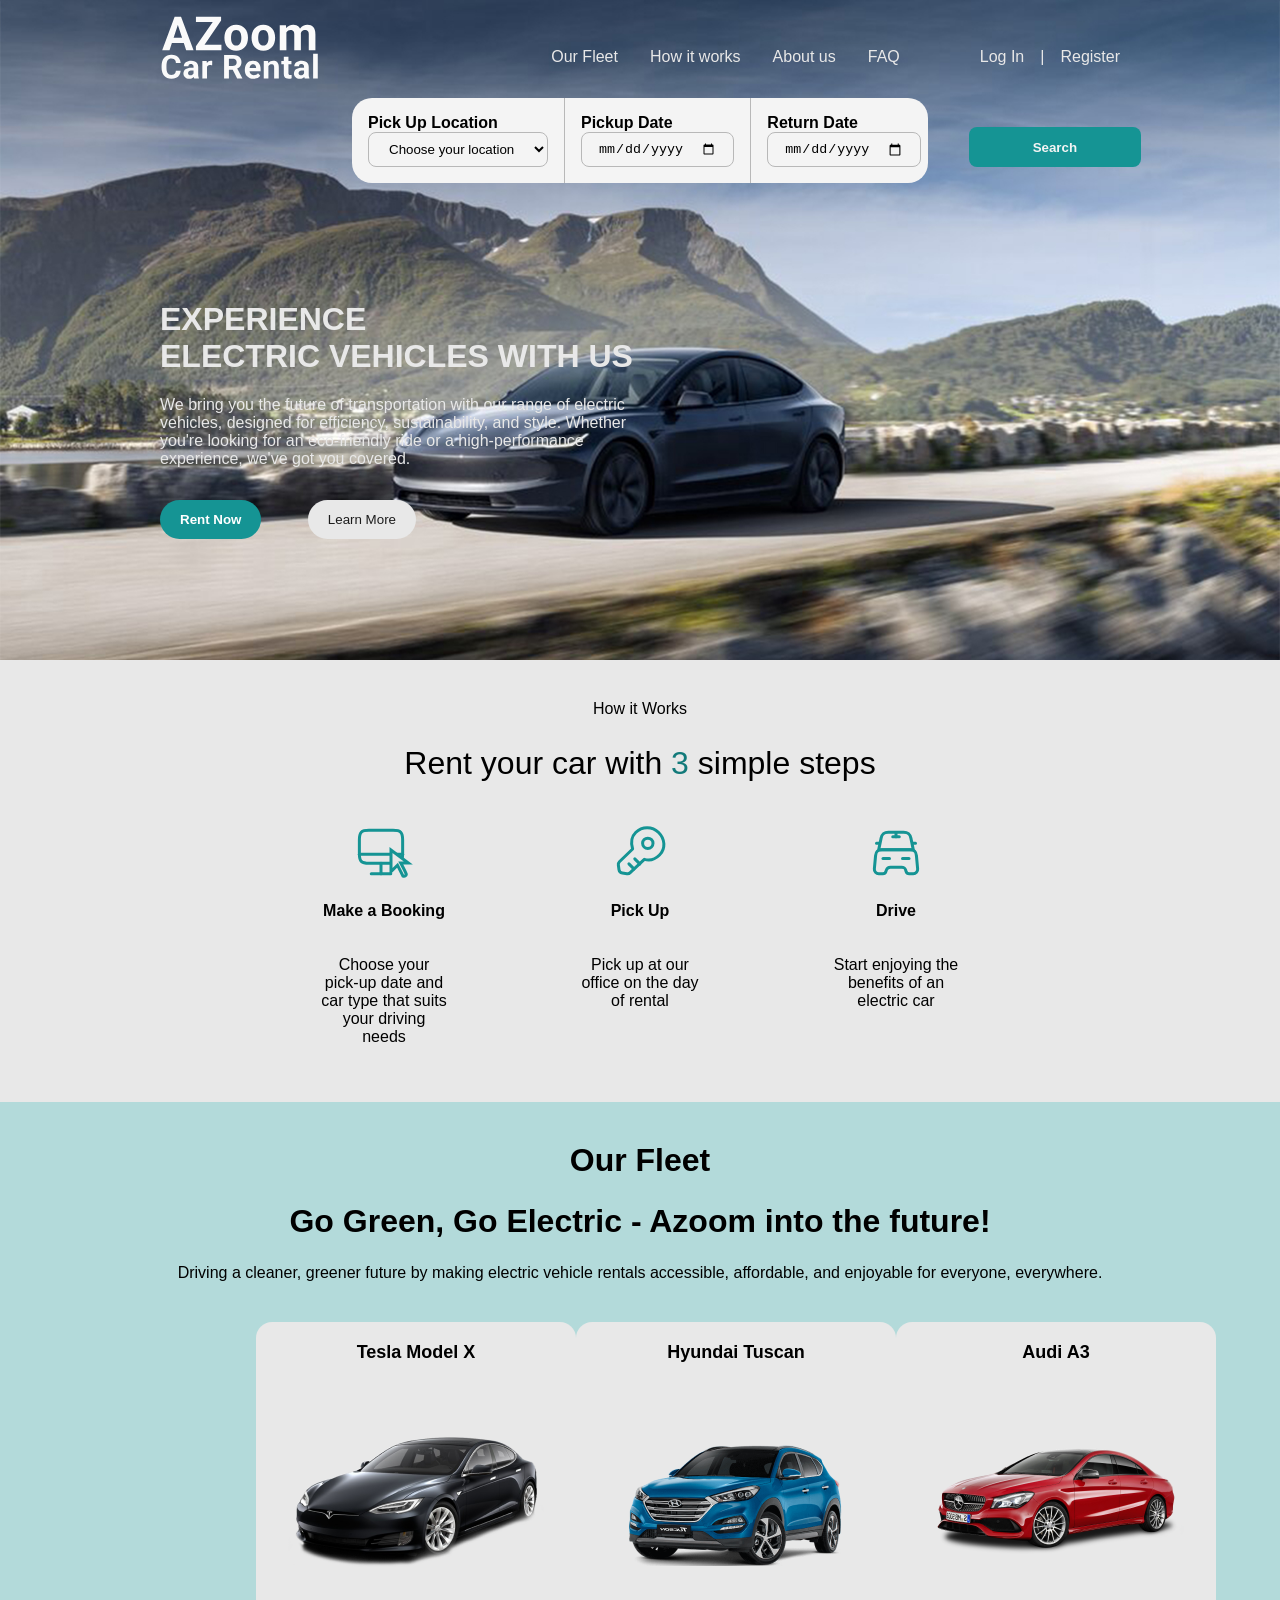
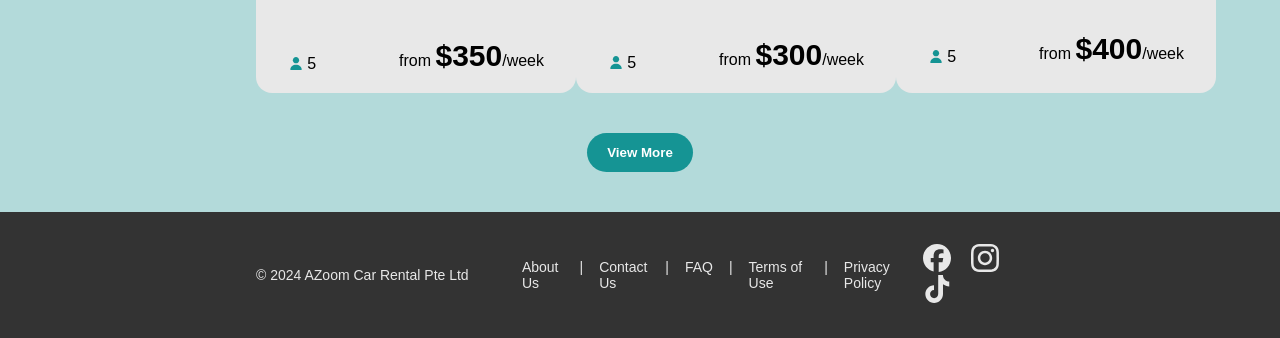
<file: pages/index.html>
<!DOCTYPE html>
<html lang="en">
<head>
    <meta charset="UTF-8">
    <meta name="viewport" content="width=device-width, initial-scale=1.0">
    <link rel="stylesheet" href="../styles/main.css">
    <title>Welcome to AZoom</title>
</head>

<body>
    <div class="main-div">
    <div class="overlay">
        
    <header>
        <nav>

            <img class="logo" src="../icons/azoom-logo.svg" alt="logo">
        
            <div class="header-div" id="header-div"><ul class="header-nav">
                <li><a href="our-fleet.html">Our Fleet</a></li>
                <li><a href="how-it-works.html">How it works</a></li>
                <li><a href="about-us.html">About us</a></li>
                <li><a href="faq.html">FAQ</a></li>
            </ul>

            <ul class="login-nav" id="login-nav">
                <li><a href="#" id="login-btn">Log In</a></li>
                <li class="seperator">|</li>
                <li><a href="#" id="register-btn">Register</a></li>
            </ul>
            </div>
        </nav>
    </header>

<!-- search drop down (popup) -->
<div class="search-bar-alignment" id="searchBarAlignment">
    <form class="search-bar">
        <div class="search-field">
            <label>Pick Up Location</label>
            <select class="pickup-location" id="pickup-loc" required>
                <option value="" disabled selected>Choose your location</option>
                <option value="Kaki Bukit">Kaki Bukit</option>
                <option value="Tampines">Tampines</option>
            </select>
        </div>

        <div class="search-field">
            <label>Pickup Date</label>
            <input class="date-picker" type="date" id="pickup-date" required>
        </div>

        <div class="search-field">
            <label>Return Date</label>
            <input class="date-picker" type="date" id="return-date" required>
        </div>

        <input class="search-btn" type="button" value="Search" onclick="submitSearch()">
    </form>
</div>





    <div class="content">
        <h1>EXPERIENCE </br>ELECTRIC VEHICLES WITH US</h1>
        
        <p>We bring you the future of transportation with our range of electric vehicles, designed for efficiency, sustainability, and style. Whether you're looking for an eco-friendly ride or a high-performance experience, we've got you covered. </p>
        <div class="button-div">
            <button class="primary-btn">Rent Now</button>
            <button class="secondary-btn">Learn More</button>
        </div>
    </div> <!-- closes content-->
    </div> <!-- div closing for overlay-->

        <img class="banner-img" src="../images/home-banner.jpg" alt="banner">
    
    
    <div class="steps-div">
        <p class="steps-title">How it Works</p>
        <h2 class="steps-header">Rent your car with <span class="text-brand-green">3</span> simple steps</h2>
        <div class="cards-div">
            <div class="card-steps">
                <div class="icon-container"><img src="../icons/booking-icon.svg" alt="make-a-booking"></div>
                <h4>Make a Booking</h4>
                <p>Choose your pick-up date and car type that suits your driving needs</p>
            </div>

            <div class="card-steps">
                <div class="icon-container"><img src="../icons/key-icon.svg" alt="pick-up"></div>
                <h4>Pick Up</h4>
                <p>Pick up at our office on the day of rental</p>
            </div>

            <div class="card-steps">
                <div class="icon-container"><img src="../icons/car-icon.svg" alt="drive"></div>
                <h4>Drive</h4>
                <p>Start enjoying the benefits of an electric car</p>
            </div>
        </div>
    </div>

    <div class="fleet-div">
        <h2 class="h2-bold">Our Fleet</h2>
        <h2 class="h2-bold">Go Green, Go Electric - Azoom into the future!</h2>
        <p class="fleet-p">Driving a cleaner, greener future by making electric vehicle rentals accessible, affordable, and enjoyable for everyone, everywhere.</p>

        <div class="cards-div">
            <div class="card-fleet">
                <p class="fleet-card-header">Tesla Model X</p>
                <img src="../images/tesla-model-x.png" alt="car-1">
                <div class="card-desc">
                    <div class="card-pax">
                        <img class="user-icon" src="../icons/user.svg" alt="pax">
                        <p class="user-pax">5</p>
                    </div>
                    <p class="user-pax">from <span class="money-val">$350</span>/week</p>
                </div>
            </div>

            <div class="card-fleet">
                <p class="fleet-card-header">Hyundai Tuscan</p>
                <img src="../images/hyundai-tuscan.png" alt="car-2">
                <div class="card-desc">
                    <div class="card-pax">
                        <img class="user-icon" src="../icons/user.svg" alt="pax">
                        <p class="user-pax">5</p>
                    </div>
                    <p class="user-pax">from <span class="money-val">$300</span>/week</p>
                </div>
            </div>

            <div class="card-fleet">
                <p class="fleet-card-header">Audi A3</p>
                <img src="../images/audi-a3.png" alt="car-3">
                <div class="card-desc">
                    <div class="card-pax">
                        <img class="user-icon" src="../icons/user.svg" alt="pax">
                        <p class="user-pax">5</p>
                    </div>
                    <p class="user-pax">from <span class="money-val">$400</span>/week</p>
                </div>
            </div>

        </div> <!-- closing card-div -->

        <button class="primary-btn">View More</button>
    </div> <!-- closing fleet-div -->

    <footer>
        <p class="footer-copyright">© 2024 AZoom Car Rental Pte Ltd</p>

        <nav>
        <div class="footer-div">
            <ul>
                <li><a href="about-us.html">About Us</a></li>
                <li class="seperator">|</li>
                <li><a href="contact-us.html">Contact Us</a></li>
                <li class="seperator">|</li>
                <li><a href="faq.html">FAQ</a></li>
                <li class="seperator">|</li>
                <li><a href="terms-of-use.html">Terms of Use</a></li>
                <li class="seperator">|</li>
                <li><a href="privacy-policy.html">Privacy Policy</a></li>
            </ul>
        </div>

        <div class="sm-icons">
            <img class="social-icons" src="../icons/facebook.svg" alt="facebook">
            <img class="social-icons" src="../icons/instagram.svg" alt="instagram">
            <img class="social-icons" src="../icons/tiktok.svg" alt="tiktok">
        </div>
        </nav>
    </footer>


    <!-- pop up for log in-->
    <div id="login-popup" class="popup">
        <div class="popup-content">
            <!-- close button -->
            <div class="popup-header">
                <h1 class="popup-title">Log In</h1>
                <span id="closeLogin" class="close">&times;</span>  
            </div>
          
            <p class="form-title">Email address</p>
            <input type="text" id="login-email" placeholder="Enter your email address">
            <span class="error" id="login-email-error"></span>

            <p class="form-title">Password</p>
            <input type="text" id="login-password" placeholder="Enter your password">
            <span class="error" id="login-password-error"></span>

            <button id="login-pri-btn" class="form-pri-btn" onclick="chkLogin()">
                Log In
            </button>

            <div class="form-seperator">
                <hr><p class="form-sep-text">Or</p><hr>
            </div>

            <button id="login-sec-btn" class="form-sec-btn">Register an account</button>
        </div>
    </div>

    <!-- pop up for register -->
    <div id="register-popup" class="popup">
        <div class="popup-content">
            <!-- close button -->
            <div class="popup-header">
                <h1 class="popup-title">Get Started Now</h1>
                <span id="closeRegister" class="close">&times;</span>  
            </div>

            <form method="get" onsubmit="return chkValidation(event)">
                <p class="form-title">First Name</p>
                <input type="text" id="fName" placeholder="Enter your first name">
                <span class="error" id="fNameError"></span>

                <p class="form-title">Last Name</p>
                <input type="text" id="lName" placeholder="Enter your last name">
                <span class="error" id="lNameError"></span>
            
                <p class="form-title">Email address</p>
                <input type="text" id="reg-email" placeholder="Enter your email address">
                <span class="error" id="reg-emailError"></span>
                
                
                <p class="form-title">Password</p>
                <div class="pw-div">
                    <input type="password" id="reg-password" placeholder="Enter your password">
                    <span class="toggle-pw">
                        <img id ="eye-icon" src="../icons/eye-close.svg">
                    </span>
                </div>
                <span class="error" id="reg-passwordError"></span>
                

                <p class="form-title">Confirm Password</p>
                <div class="pw-div">
                <input type="password" id="reg-password2" placeholder="Enter your password again">
                    <span class="toggle-pw">
                        <img id ="eye-icon2" src="../icons/eye-close.svg">
                    </span>
                </div>
                <span class="error" id="reg-password2Error"></span>

                <label class="agreement">
                    <input type="checkbox" id="agreement" name="agreement" class="agreement-checkbox">
                    <span>
                        By continuing I understand and agree to AZoom Car Rental’s <a class="link" href="terms-of-use.html" target="_blank">Terms of Use</a> and 
                        <a class="link" href="privacy-policy.html" target="_blank">Privacy Policy</a>.
                    </span>
                </label>
                <span class="error" id="agreement-checkbox-error"></span>
                
                <input type="submit" class="form-pri-btn" value="Register">

                <div class="form-seperator">
                    <hr><p class="form-sep-text">Or</p><hr>
                </div>
    
                <button id="register-sec-btn" class="form-sec-btn" >Log In</button>
                
            </form>
        </div>
    </div> <!-- closes register pop up-->

    <!-- register success pop up-->
    <div id="final-step" class="popup">
        <div class="popup-content">
        <!-- header + close button -->
        <div class="popup-header">
            <h1 class="popup-title">One final step...</h1>
            <span id="closeFinalStep" class="close">&times;</span>  
        </div>
        <p>Welcome to the AZoom family! <br><br>To kick start your journey with us, kindly upload your driving license in your profile.</p>
        <button class="form-pri-btn" >Edit My Profile</button>
    </div>
    </div>


    </div> <!-- closes main-div-->

    

    <script src="../scripts/main.js" defer></script>
</body>
</html>
</file>
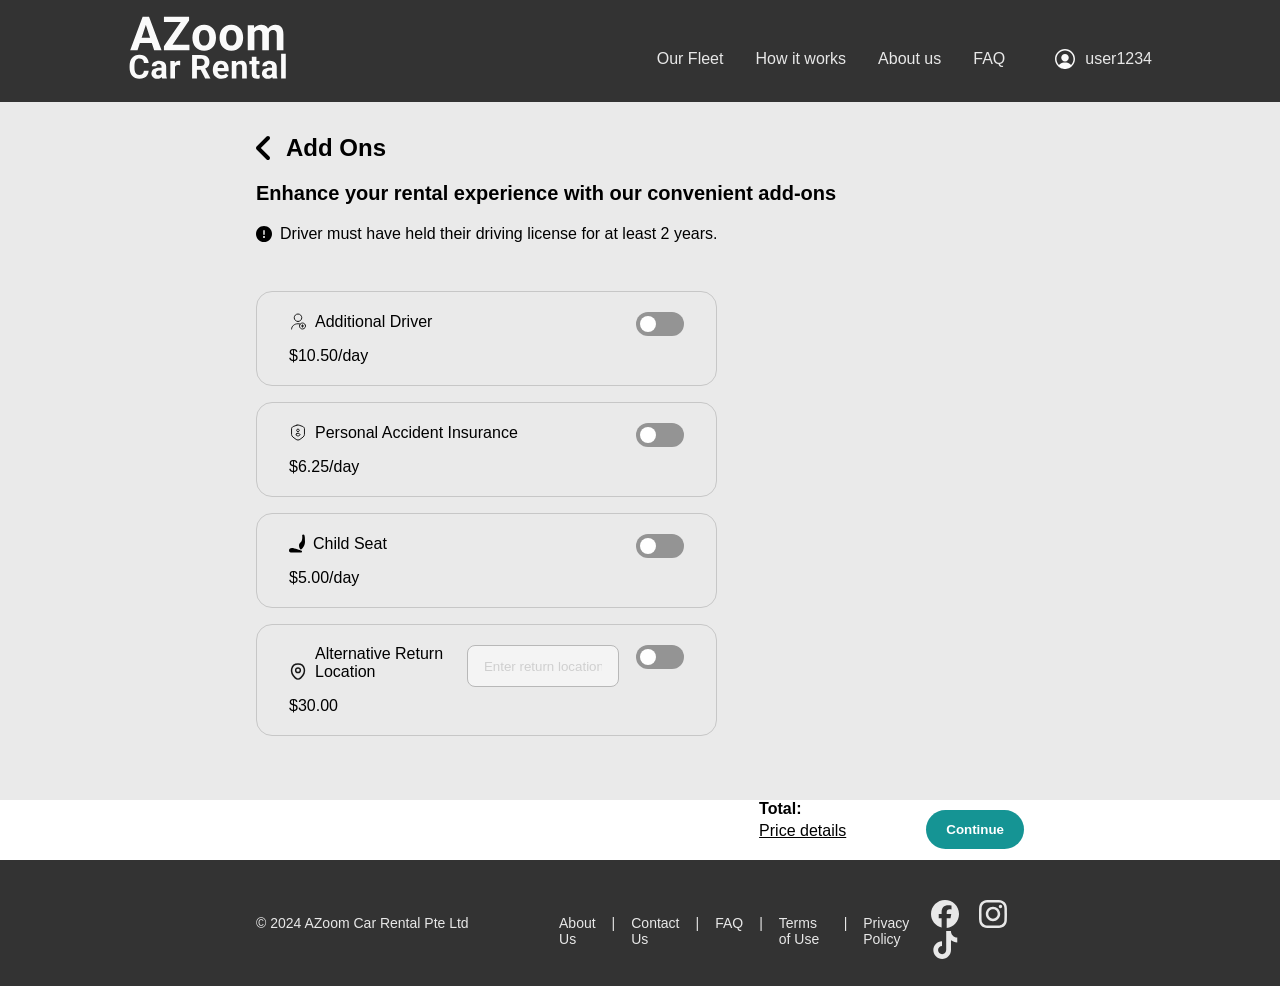
<file: pages/add-ons.html>
<!DOCTYPE html>
<html lang="en">
<head>
    <meta charset="UTF-8">
    <meta name="viewport" content="width=device-width, initial-scale=1.0">
    <link rel="stylesheet" href="../styles/styles.css">
    <title>Select Add Ons</title>
</head>

<body onload="calculatePriceDetails()">  
    
    <header>
        <nav>
            <a class="logo-ref" href=index.html><img class="logo" src="../icons/azoom-logo.svg" alt="logo"></a>
        
            <div class="header-div"><ul class="header-nav">
                <li><a href="our-fleet.html">Our Fleet</a></li>
                <li><a href="how-it-works.html">How it works</a></li>
                <li><a href="about-us.html">About us</a></li>
                <li><a href="faq.html">FAQ</a></li>
            </ul>

            <div class="user-div">
                <img src="../icons/profile-circle.svg" alt="profile">
                <p class="user-name">user1234</p>
            </div>
            </div>
        </nav>
    </header>
    
    <!-- content here -->
    <div class="content">
        <div class="search-result-div">
            <div class="title-div">
                <div class="header-group">
                    <img src="../icons/arrow-head.svg">
                    <h3 class="header-3">Add Ons</h3>
                </div>
                <h4 class="header-4">Enhance your rental experience with our convenient add-ons</h4>
                <div class="caution-div">
                    <img src="../icons/caution.svg" alt="note">
                    <p>Driver must have held their driving license for at least 2 years.</p>
                </div>
            </div>
        </div>
        
        <!-- selection starst here -->
            <div class="add-on-section">
                <div class="add-on-options">
                    <!-- additional driver -->
                    <div class="option" onclick="changeSelectedDesc(this)" id="addDriverOption">
                        <div class="option-text">
                            <div class="option-line">
                                <img src="../icons/user-add.svg" alt="user-add">
                                <p>Additional Driver</p>
                            </div>
                            <p>$10.50/day</p>
                        </div>
                        <div class="toggle-div">
                            <input class="hide-icon" type="checkbox" id="add-driver" onclick="chkToggledAddOns()">
                            <label for="add-driver" class="toggle-btn"></label>
                        </div>
                    </div>
                    
                    <!-- Personal Accident Insurance -->
                    <div class="option" onclick="changeSelectedDesc(this)" id="pInsuranceOption">
                        <div class="option-text">
                            <div class="option-line">
                                <img src="../icons/personal-insurance.svg" alt="user-add">
                                <p>Personal Accident Insurance</p>
                            </div>
                            <p>$6.25/day</p>
                        </div>
                        <div class="toggle-div">
                            <input class="hide-icon" type="checkbox" id="p-insurance" onclick="chkToggledAddOns()">
                            <label for="p-insurance" class="toggle-btn"></label>
                        </div>
                    </div>

                    <!-- Child Seat -->
                    <div class="option" onclick="changeSelectedDesc(this)" id="childSeatOption">
                        <div class="option-text">
                            <div class="option-line">
                                <img src="../icons/child-seat.svg" alt="user-add">
                                <p>Child Seat</p>
                            </div>
                            <p>$5.00/day</p>
                        </div>
                        <div class="toggle-div">
                            <input class="hide-icon" type="checkbox" id="child-seat" onclick="chkToggledAddOns()">
                            <label for="child-seat" class="toggle-btn"></label>
                        </div>
                    </div>

                    <!-- return loc -->
                    <div class="option" onclick="changeSelectedDesc(this)" id="returnOption">
                        <div class="option-text">
                            <div class="option-line">
                                <img src="../icons/location.svg" alt="user-add">
                                <p>Alternative Return Location</p>
                            </div>
                            <p>$30.00</p>
                        </div>
                        <div class="option-loc">
                            <input class="return-loc-text" type="text" id="return-loc-text" placeholder="Enter return location...">
                            <div class="toggle-div"> 
                                <input class="hide-icon" type="checkbox" id="return-loc" onclick="chkToggledAddOns()">
                                <label for="return-loc" class="toggle-btn"></label>
                            </div>
                        </div>
                    </div>
                </div>
                    
                <div class="add-on-desc">
                    <p class="title" id="add-on-title"></p>
                    <p id="add-on-desc"></p>
                </div>
            </div>
        

    </div> <!-- end content--> 

    <!-- pop up showing total price -->
    <div class="total-price-popup"> 
        <div class="total-price-div">
            <div class="total-price">
                <p class="total">Total: </p>
                <p class="price" id="price"></p>
            </div>
            <p class="price-details" onclick="displayPriceDetails()">Price details</p>
        </div>
        <button class="primary-btn" onclick="insertBtn() ,displayPriceDetails()">Continue</button>
    </div>

    <!-- price details pop up -->
    <div id="price-details" class="popup">
        <div class="popup-content" id="popup-content">
            <!-- close button -->
            <div class="popup-header">
                <h1 class="popup-title">Price Details</h1>
                <span id="closePriceDetails" class="close" onclick="closePriceDetails()">&times;</span>  
            </div>
            
            <div class="pd-title">
                <p >Rental charges (</p> <p id="numDays"></p> <p>&nbsp;days)</p>
            </div>

            <div class="price-details-line">
                <div class="price-details-line-name">
                    <p>Rental:&nbsp;</p><p id="priceDay"></p><p>/day</p>
                </div>
                <p id="amtRental"></p>
            </div>

            <div class="price-details-line">
                <div class="price-details-line-name">
                    <p id="pd-cdwName"></p>
                </div>
                <p id="pd-cdwAmt">
            </div>

            <!-- addons section -->
            <p class="pd-title">Add Ons</p>
            
            <div class="price-details-line" id="add-driver-line">
                <div class="price-details-line-name">
                    <p id="additional-driver"></p>
                </div>
                <p id="amtAddDriver"></p>
            </div>

            <div class="price-details-line" id="insurance-line">
                <div class="price-details-line-name">
                    <p id="personal-insurance"></p>
                </div>
                <p id="amtPInsurance"></p>
            </div>

            <div class="price-details-line" id="childSeatLine">
                <div class="price-details-line-name">
                    <p id="child-seat-add-on"></p>
                </div>
                <p id="amtChildSeat"></p>
            </div>

            <div class="price-details-line" id="returnLocLine">
                <div class="price-details-line-name">
                    <p id="return-loc-add-on"></p>
                </div>
                <p id="amtReturnLoct"></p>
            </div>

            <!-- total amt -->
             <div class="price-details-line">
                <p class="pd-bold">Total(incl. tax)</p>
                <p class="pd-bold" id="pd-totalAmt"></p>
             </div>
        </div>
    </div>

    <!-- Content ends here -->
    <footer>
        <p class="footer-copyright">© 2024 AZoom Car Rental Pte Ltd</p>

        <nav>
        <div class="footer-div">
            <ul>
                <li><a href="about-us.html">About Us</a></li>
                <li class="seperator">|</li>
                <li><a href="contact-us.html">Contact Us</a></li>
                <li class="seperator">|</li>
                <li><a href="faq.html">FAQ</a></li>
                <li class="seperator">|</li>
                <li><a href="terms-of-use.html">Terms of Use</a></li>
                <li class="seperator">|</li>
                <li><a href="privacy-policy.html">Privacy Policy</a></li>
            </ul>
        </div>

        <div class="sm-icons">
            <img class="social-icons" src="../icons/facebook.svg" alt="facebook">
            <img class="social-icons" src="../icons/instagram.svg" alt="instagram">
            <img class="social-icons" src="../icons/tiktok.svg" alt="tiktok">
        </div>
        </nav>
    </footer>
    </div> <!-- closes main-div-->

    <script src="../scripts/booking.js" defer></script>
</body>
</html>
</file>
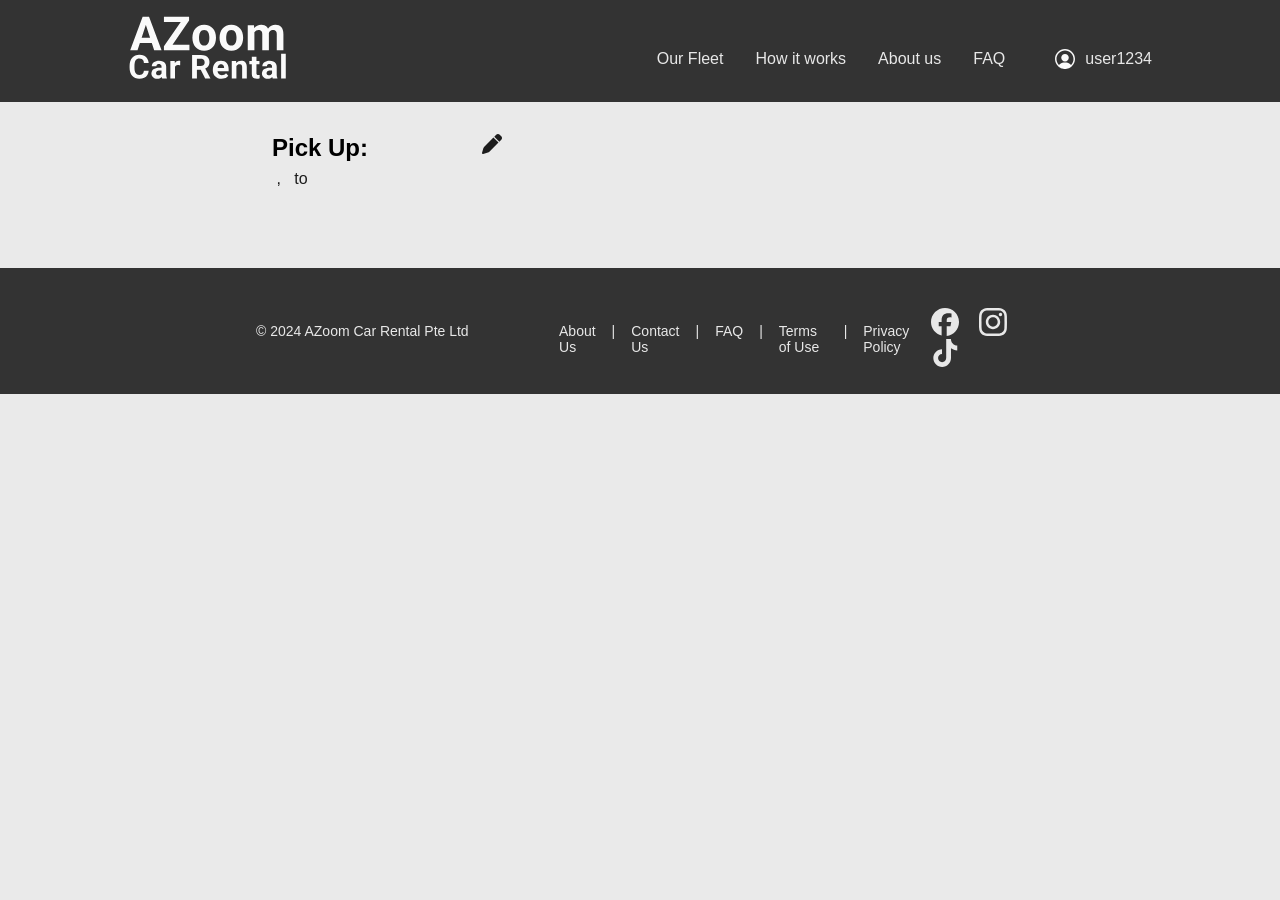
<file: pages/booking.html>
<!DOCTYPE html>
<html lang="en">
<head>
    <meta charset="UTF-8">
    <meta name="viewport" content="width=device-width, initial-scale=1.0">
    <link rel="stylesheet" href="../styles/styles.css">
    <title>Booking</title>
</head>

<body onload="loadDisplayInfo()">
    <header>
        <nav>
            <a class="logo-ref" href=index.html><img class="logo" src="../icons/azoom-logo.svg" alt="logo"></a>
        
            <div class="header-div">
                <ul class="header-nav">
                    <li><a href="our-fleet.html">Our Fleet</a></li>
                    <li><a href="how-it-works.html">How it works</a></li>
                    <li><a href="about-us.html">About us</a></li>
                    <li><a href="faq.html">FAQ</a></li>
                </ul>

                <div class="user-div">
                    <img src="../icons/profile-circle.svg" alt="profile">
                    <p class="user-name">user1234</p>
                </div>

            </div>
        </nav>
    </header>

    <!-- content here -->
    <div class="content">
    <div class="search-result-div">
        <div class="search-result">
            <div>
                <h3 class="header-3">Pick Up:</h3>
                <div class="readonly">
                    <div class="bold" id="display-pickup-loc"></div>
                    <div>&nbsp;,&nbsp;</div>
                    <div class="bold" id="display-pickup-date"></div>
                    <div>&nbsp; to&nbsp;</div>
                    <div class="bold" id="display-return-date"></div>
                </div>
            </div>
            <img src="../icons/edit.svg" onclick="enableEdit()">
        </div>
    </div>

    <!-- search drop down (popup) -->
    <div class="search-bar-alignment" id="searchBarAlignment">
        <form class="search-bar">
            <div class="search-field">
                <label>Pick Up Location</label>
                <select class="pickup-location" id="pickup-loc" required>
                    <option value="" disabled selected>Choose your location</option>
                    <option value="Kaki Bukit">Kaki Bukit</option>
                    <option value="Tampines">Tampines</option>
                </select>
            </div>

            <div class="search-field">
                <label>Pickup Date</label>
                <input class="date-picker" type="date" id="pickup-date" required>
            </div>

            <div class="search-field">
                <label>Return Date</label>
                <input class="date-picker" type="date" id="return-date" required>
            </div>

            <input class="search-btn" type="button" value="Search" onclick="submitSearch()">
        </form>
    </div>

    <!-- cars option cards-->
    <div class="selection-section" id="selection-section">
        
    <!-- content is generated in javascript-->
    </div>

    </div>
    <!-- Content ends here -->
    <footer>
        <p class="footer-copyright">© 2024 AZoom Car Rental Pte Ltd</p>

        <nav>
        <div class="footer-div">
            <ul>
                <li><a href="about-us.html">About Us</a></li>
                <li class="seperator">|</li>
                <li><a href="contact-us.html">Contact Us</a></li>
                <li class="seperator">|</li>
                <li><a href="faq.html">FAQ</a></li>
                <li class="seperator">|</li>
                <li><a href="terms-of-use.html">Terms of Use</a></li>
                <li class="seperator">|</li>
                <li><a href="privacy-policy.html">Privacy Policy</a></li>
            </ul>
        </div>

        <div class="sm-icons">
            <img class="social-icons" src="../icons/facebook.svg" alt="facebook">
            <img class="social-icons" src="../icons/instagram.svg" alt="instagram">
            <img class="social-icons" src="../icons/tiktok.svg" alt="tiktok">
        </div>
        </nav>
    </footer>
    </div> <!-- closes register pop up-->

    <!-- register success pop up-->
    <div id="final-step" class="popup">
        <div class="popup-content">
        <!-- header + close button -->
        <div class="popup-header">
            <h1 class="popup-title">One final step...</h1>
            <span id="closeFinalStep" class="close">&times;</span>  
        </div>
        <p>Welcome to the AZoom family! <br><br>To kick start your journey with us, kindly upload your driving license in your profile.</p>
        <button class="form-pri-btn" >Edit My Profile</button>
    </div>

    </div> <!-- closes main-div-->

    

    <script src="../scripts/booking.js" defer></script>
</body>
</html>
</file>
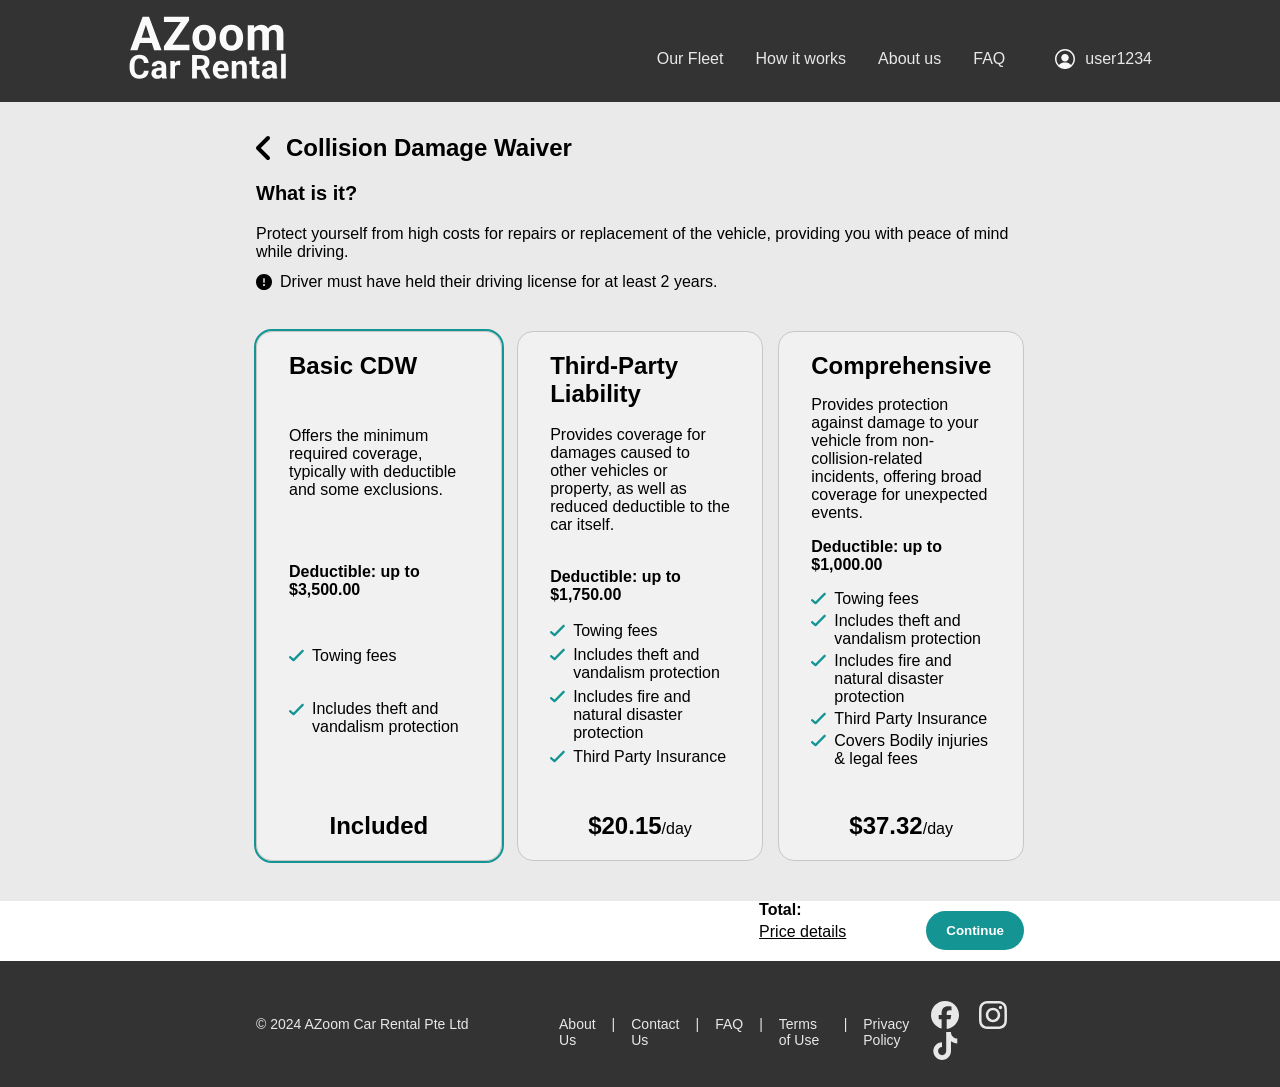
<file: pages/cdw.html>
<!DOCTYPE html>
<html lang="en">
<head>
    <meta charset="UTF-8">
    <meta name="viewport" content="width=device-width, initial-scale=1.0">
    <link rel="stylesheet" href="../styles/styles.css">
    <title>Select CDW</title>
</head>

<body onload="calculatePriceDetails()">  
    <header>
        <nav>
            <a class="logo-ref" href=index.html><img class="logo" src="../icons/azoom-logo.svg" alt="logo"></a>
        
            <div class="header-div"><ul class="header-nav">
                <li><a href="our-fleet.html">Our Fleet</a></li>
                <li><a href="how-it-works.html">How it works</a></li>
                <li><a href="about-us.html">About us</a></li>
                <li><a href="faq.html">FAQ</a></li>
            </ul>

            <div class="user-div">
                <img src="../icons/profile-circle.svg" alt="profile">
                <p class="user-name">user1234</p>
            </div>
            </div>
        </nav>
    </header>
    
    <!-- content here -->
    <div class="content">
        <div class="search-result-div">
            <div class="title-div">
                <div class="header-group">
                    <img src="../icons/arrow-head.svg">
                    <h3 class="header-3">Collision Damage Waiver</h3>
                </div>
                <h4 class="header-4">What is it?</h4>
                <p>Protect yourself from high costs for repairs or replacement of the vehicle, providing you with peace of mind while driving.</p>
                <div class="caution-div">
                    <img src="../icons/caution.svg" alt="note">
                    <p>Driver must have held their driving license for at least 2 years.</p>
                </div>
            </div>
        </div>

        <div class="cdw-section">
            <div class="selection-card , active" onclick="changeSelected(this)">
                <h3 class="header-3">Basic CDW</h3>
                <p>Offers the minimum required coverage, typically with deductible and some exclusions.</p>
                <p class="cdw-bold">Deductible: up to $3,500.00</p>
                <div class="check-line">
                    <img src="../icons/tick.svg" alt="tick">
                    <p>Towing fees</p>
                </div>
                <div class="check-line">
                    <img src="../icons/tick.svg" alt="tick">
                    <p>Includes theft and vandalism protection</p>
                </div>
                <div class="cdw-price">
                    <p>Included</p>
                </div>
            </div>

            <div class="selection-card" onclick="changeSelected(this)">
                <h3 class="header-3">Third-Party Liability</h3>
                <p>Provides coverage for damages caused to other vehicles or property, as well as reduced deductible to the car itself.</p>
                <p class="cdw-bold">Deductible: up to $1,750.00</p>
                <div class="check-line">
                    <img src="../icons/tick.svg" alt="tick">
                    <p>Towing fees</p>
                </div>
                <div class="check-line">
                    <img src="../icons/tick.svg" alt="tick">
                    <p>Includes theft and vandalism protection</p>
                </div>
                <div class="check-line">
                    <img src="../icons/tick.svg" alt="tick">
                    <p>Includes fire and natural disaster protection</p>
                </div>
                <div class="check-line">
                    <img src="../icons/tick.svg" alt="tick">
                    <p>Third Party Insurance</p>
                </div>
                <div class="cdw-price">
                    <p>$20.15</p><span>/day</span>
                </div>
            </div>

            <div class="selection-card" onclick="changeSelected(this)">
                <div>
                    <h3 class="header-3">Comprehensive</h3>
                    <p>Provides protection against damage to your vehicle from non-collision-related incidents, offering broad coverage for unexpected events.</p>
                    <p class="cdw-bold">Deductible: up to $1,000.00</p>
                    <div class="check-line">
                        <img src="../icons/tick.svg" alt="tick">
                        <p>Towing fees</p>
                    </div>
                    <div class="check-line">
                        <img src="../icons/tick.svg" alt="tick">
                        <p>Includes theft and vandalism protection</p>
                    </div>
                    <div class="check-line">
                        <img src="../icons/tick.svg" alt="tick">
                        <p>Includes fire and natural disaster protection</p>
                    </div>
                    <div class="check-line">
                        <img src="../icons/tick.svg" alt="tick">
                        <p>Third Party Insurance</p>
                    </div>
                    <div class="check-line">
                        <img src="../icons/tick.svg" alt="tick">
                        <p>Covers Bodily injuries & legal fees</p>
                    </div>
                </div>
                <div class="cdw-price">
                    <p>$37.32</p><span>/day</span>
                </div>
            </div>
        </div>

    </div> <!-- end content--> 

    <!-- pop up showing total price -->
    
    <div class="total-price-popup"> 
        <div class="total-price-div">
            <div class="total-price">
                <p class="total">Total: </p>
                <p class="price" id="price"></p>
            </div>
            <p class="price-details" onclick="displayPriceDetails()">Price details</p>
        </div>
        <button class="primary-btn" onclick="addOnPage()">Continue</button>
    </div>

    <!-- price details pop up -->
    <div id="price-details" class="popup">
        <div class="popup-content">
            <!-- close button -->
            <div class="popup-header">
                <h1 class="popup-title">Price Details</h1>
                <span id="closePriceDetails" class="close" onclick="closePriceDetails()">&times;</span>  
            </div>
          
            <p class="pd-title">Rental charges</p>
            <div class="price-details-line">
                <div class="price-details-line-name">
                    <p id="numDays"></p><p>&nbsp;Rental days x&nbsp;</p><p id="priceDay"></p>
                </div>
                <p id="amtRental"></p>
            </div>
            <div class="price-details-line">
                <div class="price-details-line-name">
                    <p id="pd-cdwName"></p>
                </div>
                <p id="pd-cdwAmt"></p>
            </div>

            <!-- total amt -->
             <div class="price-details-line">
                <p class="pd-bold">Total(incl. tax)</p>
                <p class="pd-bold" id="pd-totalAmt"></p>
             </div>

        </div>
    </div>

    <!-- Content ends here -->
    <footer>
        <p class="footer-copyright">© 2024 AZoom Car Rental Pte Ltd</p>

        <nav>
        <div class="footer-div">
            <ul>
                <li><a href="about-us.html">About Us</a></li>
                <li class="seperator">|</li>
                <li><a href="contact-us.html">Contact Us</a></li>
                <li class="seperator">|</li>
                <li><a href="faq.html">FAQ</a></li>
                <li class="seperator">|</li>
                <li><a href="terms-of-use.html">Terms of Use</a></li>
                <li class="seperator">|</li>
                <li><a href="privacy-policy.html">Privacy Policy</a></li>
            </ul>
        </div>

        <div class="sm-icons">
            <img class="social-icons" src="../icons/facebook.svg" alt="facebook">
            <img class="social-icons" src="../icons/instagram.svg" alt="instagram">
            <img class="social-icons" src="../icons/tiktok.svg" alt="tiktok">
        </div>
        </nav>
    </footer>
    </div> <!-- closes main-div-->

    <script src="../scripts/booking.js" defer></script>
</body>
</html>
</file>
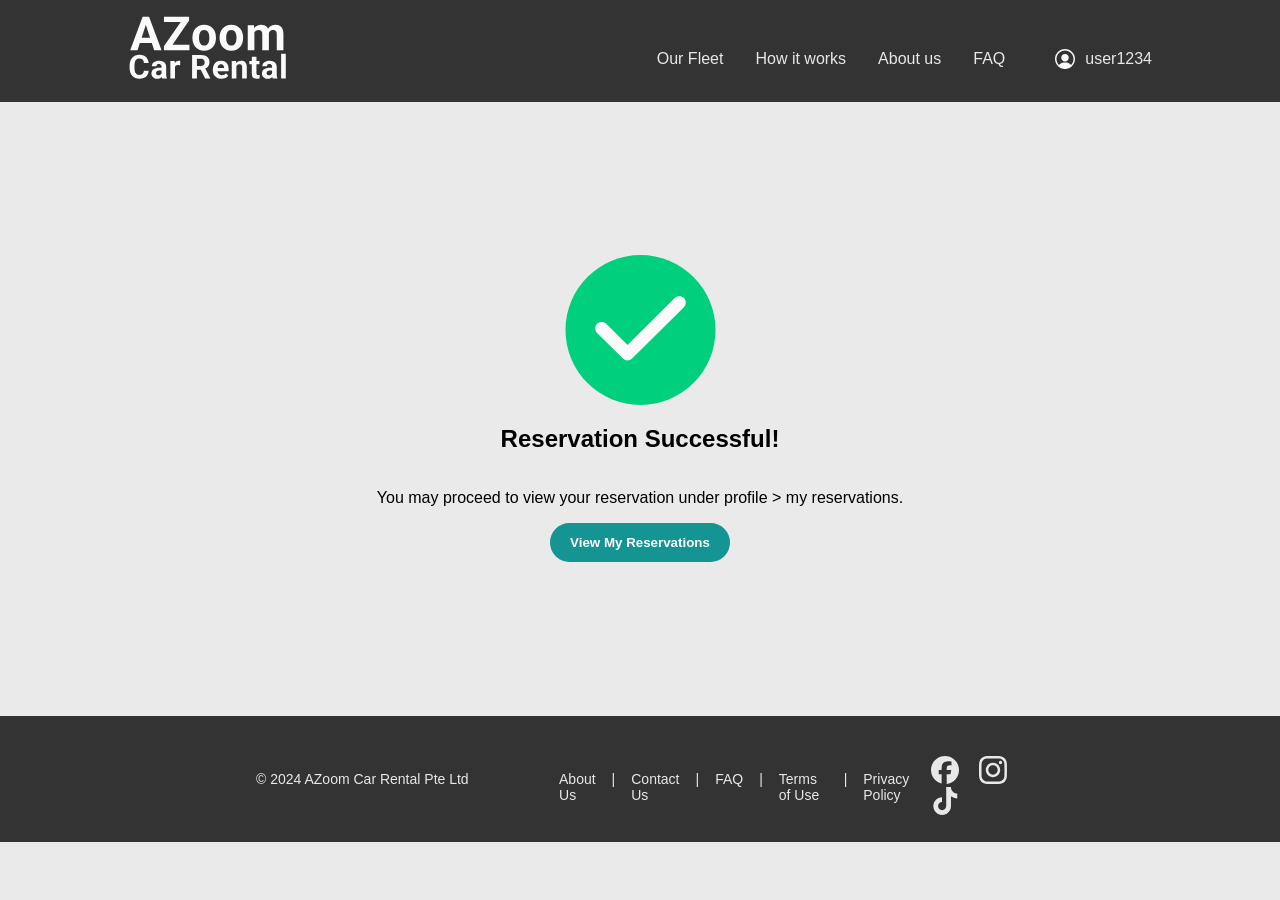
<file: pages/payment.html>
<!DOCTYPE html>
<html lang="en">
<head>
    <meta charset="UTF-8">
    <meta name="viewport" content="width=device-width, initial-scale=1.0">
    <link rel="stylesheet" href="../styles/styles.css">
    <title>Payment Success!</title>
</head>

<body>  
    
    <header>
        <nav>
            <a class="logo-ref" href=index.html><img class="logo" src="../icons/azoom-logo.svg" alt="logo"></a>
        
            <div class="header-div"><ul class="header-nav">
                <li><a href="our-fleet.html">Our Fleet</a></li>
                <li><a href="how-it-works.html">How it works</a></li>
                <li><a href="about-us.html">About us</a></li>
                <li><a href="faq.html">FAQ</a></li>
            </ul>

            <div class="user-div">
                <img src="../icons/profile-circle.svg" alt="profile">
                <p class="user-name">user1234</p>
            </div>
            </div>
        </nav>
    </header>
    
    <div class="content">
        <div class="success-section">
            <img src="../icons/success.svg" alt="payment-successful">
            <h2>Reservation Successful!</h2>
            <p>You may proceed to view your reservation under profile > my reservations.</p>
            <button class="primary-btn">View My Reservations</button>
        </div>
    </div>


    <footer>
        <p class="footer-copyright">© 2024 AZoom Car Rental Pte Ltd</p>

        <nav>
        <div class="footer-div">
            <ul>
                <li><a href="about-us.html">About Us</a></li>
                <li class="seperator">|</li>
                <li><a href="contact-us.html">Contact Us</a></li>
                <li class="seperator">|</li>
                <li><a href="faq.html">FAQ</a></li>
                <li class="seperator">|</li>
                <li><a href="terms-of-use.html">Terms of Use</a></li>
                <li class="seperator">|</li>
                <li><a href="privacy-policy.html">Privacy Policy</a></li>
            </ul>
        </div>

        <div class="sm-icons">
            <img class="social-icons" src="../icons/facebook.svg" alt="facebook">
            <img class="social-icons" src="../icons/instagram.svg" alt="instagram">
            <img class="social-icons" src="../icons/tiktok.svg" alt="tiktok">
        </div>
        </nav>
    </footer>
    </div> <!-- closes main-div-->

    <script src="../scripts/booking.js" defer></script>
</body>
</html>
</file>
<file: styles/main.css>
/* Basic layout formatting styles */
body {
    font-family: 'Roboto', sans-serif;
    font-size: 16px;
    margin: 0;
    padding: 0;
    background-color: rgb(232, 232, 232);
    
    display: grid;
    place-items: center;
}

.banner-img {
    max-width: 100%;
    height: auto;
    display: block;
    object-fit: cover;
}

.main-div {
    max-width: 100%;
    overflow: hidden;
    position: relative;
    align-items: center;
    display: flex;
    flex-direction: column;
    justify-content:center;
}

.overlay {
    position: absolute; /* Overlay will be positioned absolutely inside its container */
    top: 1rem;
    left: 10rem;
    right: 10rem;
    display: flex;
    flex-direction: column;
    max-width: 100%;
    justify-content: center;
}

header {
    width: 100%;
}

nav {
    display: flex;
    justify-content: space-between;
    align-items: center;
    width: 100%;
}

.logo {
    width: 10rem;
    margin-bottom: 1rem;
}

.header-nav {
    list-style: none;
    display: flex;
    justify-content: space-between;
}

.login-nav {
    list-style: none;
    display: flex;
    justify-content: space-between;
    margin-left: 5rem;
}

.login-nav li {
    padding-left: 0;
}

header nav ul {
    padding: 0;
}

header nav ul li {
    padding-left: 2rem;
}

.header-div {
    display: flex;
    justify-content: space-between;
}

.seperator {
    display: inline;
    margin-left: 1rem;
    margin-right: 1rem;
    color: rgb(232, 232, 232);
}

a {
    color: rgb(232, 232, 232);
    cursor: pointer;
    text-decoration: none;
    position: relative;
    border-bottom: 2px transparent;
    transition: border-bottom-color 0.4s ease, width 0.4s ease;
}

a:hover {
    border-bottom: 2px solid;
}

footer {
    font-size: 14px;
    background-color: rgb(51,51,51);
    width: 100%;
    height: 14vh;
    display: flex;
    padding-left: 20%;
    padding-right: 20%;
    box-sizing: border-box;
    align-items: center;
}

.footer-div ul {
    display: flex;
    list-style: none;
    justify-content: space-between;
}

.footer-copyright {
    display: inline;
    color: rgb(232, 232, 232);
    width: 20rem;
}

.social-icons {
    padding-left: 1rem;
}

.steps-div {
    text-align: center;
    width: 100%;
}

.cards-div {
    padding-left: 20%;
    padding-right: 20%;
    display: flex;
    justify-content: space-between;
    margin-top: 2.5rem;
    margin-bottom: 2.5rem;
}

.card-steps {
    display: flex;
    flex-direction: column;
    align-items: center;
    flex: 1;
    margin: 0 4rem;
}

.cards-fleet-div {
    padding-left: 16rem;
    padding-right: 16rem;
    display: flex;
    justify-content: space-between;
    margin-top: 9vh;
}

.fleet-div {
    background-color: rgb(179, 218, 218);
    width: 100%;
    padding-top: 2.5rem;
    padding-bottom: 2.5rem;
    text-align: center;
}

.card-fleet {
    background-color: rgb(232, 232, 232);
    display: flex;
    flex-direction: column;
    border-radius: 1rem;
    padding-left: 2rem;
    padding-right: 2rem;
    padding-top: 1.25rem;
    padding-bottom: 1.25rem;
}

.card-desc {
    display: flex;
    justify-content: space-between;
    margin-top: 4.5rem;
}

.card-pax {
    display: flex;
}



@media (max-width: 768px) {
    nav {
        flex-direction: column; /* Stack items vertically on small screens */
        align-items: flex-start; /* Align items to the left */
    }}


/*Styles for content*/
.content {
    color: rgb(232, 232, 232);
    width: 50%;
    margin-top: 10%;
}

.button-div {
    display: flex;
    justify-content: space-between;
    width: 16rem;
    margin-top: 2rem;
}

button {
    padding-left: 20px;
    padding-right: 20px;
    padding-top: 12px;
    padding-bottom: 12px;
    border-radius: 20px;
    border: none;
    cursor: pointer;
    box-sizing: border-box;
}

.primary-btn {
    background-color: rgb(21,148,148);
    color: white;
    font-weight: bold;
}

.primary-btn:hover {
    background-color: rgb(18, 122, 122);
}

.primary-btn:active {
    outline: 3px solid rgb(232, 232, 232);
    outline-offset: 0;
}

.secondary-btn {
    background-color: rgb(232, 232, 232);
    color: rgb(28,28,28);
}

.secondary-btn:active {
    outline: 3px solid rgb(28,28,28);
    outline-offset: 0;
}

.search-btn {
    background-color: rgb(21,148,148);
    color: rgb(244,244,244);
    font-weight: bold;
    border: none;
    width: auto;
    padding-left: 4rem;
    padding-right: 4rem;
    height: 2.5rem;
    margin-left: 2rem;
    margin-right: 2rem;
    margin-bottom: 1rem;
}

.search-btn:hover {
    cursor: pointer;
    background-color: rgb(20, 135, 135);
}

.search-btn:active {
    background-color: rgb(18, 122, 122);
    color: black;
}

.text-brand-green {
    color: rgb(18, 122, 122);
}

.steps-title {
    font-weight: normal;
    margin-top: 2.5rem;
    margin-bottom: 0.5rem;
}

.steps-header {
    font-size: 2rem;
    font-weight: normal;
}

.h2-bold {
    font-weight: bold;
    font-size: 2rem;
    margin-top: 0;
    margin-bottom: 1.5rem;
}

.fleet-p {
    margin-top: 1rem;
    margin-bottom: 0;
}

h4 {
    margin-top: 20px;
    margin-bottom: 20px;
}

.icon-container {
    display: flex;
    width: 84px;
    height: 60px;
    justify-content: center; /* aligns items horizontally */
    align-items: center; /*aligns items vertically*/
}

.icon-container img {
    height: 52px;
}

.card p {
    margin: 0;
    padding: 0;
}

.money-val {
    font-size: 30px;
    font-weight: bold;
}

.card-pax {
    display: flex;
    flex-direction: row; 
    justify-content: center;
}

.user-icon {
    width: 16px;
    height: 16px;
}

.user-pax {
    margin-top: 0;
    margin-right: 0;
    margin-bottom: 0;
    margin-left: 0.2rem;
    padding: 0;
}

.card-desc {
    display: flex;
    align-items: flex-end;
}

.fleet-card-header {
    font-size: 18px;
    font-weight: bold;
    margin-bottom: 4.5rem;
    margin-top: 0;
}

/* pop up (login / register) */
.popup {
    display: none; /* Hidden by default */
    position: fixed;
    z-index: 1;
    left: 0;
    top: 0;
    width: 100%;
    height: 100%;
    background-color: rgba(0, 0, 0, 0.5); /* Black background with opacity */
    overflow: auto;
}

.popup-content {
    background-color: white;
    margin: auto;
    padding-top: 2.5rem;
    padding-bottom: 2.5rem;
    padding-left: 2.5rem;
    padding-right: 2.5rem;
    border: 1px solid #888;
    width: 20%; 
    max-height: 80%;
    overflow-y: scroll;
    text-align: left;
    border-radius: 1.25rem;
    position: relative;
    top: 50%;
    transform: translateY(-50%);
}

.popup-content::-webkit-scrollbar {
    width: 0;
}

.popup-header {
    display: flex;
    justify-content: space-between;
}

.popup-title {
    margin-top: 0;
    margin-left: 0;
    margin-right: 0;
    margin-bottom: 1rem;
}

.close {
    color: rgb(28,28,28);
    float: right;
    font-size: 28px;
    cursor: pointer;
    position: absolute;
    top: 0.5rem;
    right: 1rem;
}

.form-title {
    margin-top: 1rem;
    margin-bottom: 0.2rem;
}

input {
    margin-bottom: 0.2rem;
    width: 100%;
    background-color: rgb(244,244,244);
    border-color: rgb(184,184,184);
    border-style: solid;
    border-width: 1px;
    padding-top: 0.8rem;
    padding-bottom: 0.8rem;
    padding-left: 1rem;
    padding-right: 1rem;
    box-sizing: border-box;
    border-radius: 0.5rem;
}

input::placeholder {
    color: rgb(207, 207, 207);
}

.form-pri-btn {
    color: rgb(244,244,244);
    background-color: rgb(21,148,148);
    font-weight: bold;
    width: 100%;
    border-radius: 0.5rem;

    margin-top: 1rem;
    margin-bottom: 0;
    padding-left: 1.25rem;
    padding-right: 1.25rem;
    padding-top: 0.75rem;
    padding-bottom: 0.75rem;
    border: none;
    cursor: pointer;
    box-sizing: border-box;
}

.form-pri-btn:hover {
    background-color: rgb(18, 122, 122);
}

.form-pri-btn:active {
    outline: 3px solid rgb(28,28,28);
    outline-offset: 0;
}

.form-seperator {
    display: flex;
    align-items: center;
    text-align: center;
}

.form-seperator hr {
    flex: 1;
    border: 0;
    height: 0.1px;
    background-color:rgb(207, 207, 207);
}

.form-sep-text {
    color: rgb(184,184,184);
    margin-left: 1rem;
    margin-right: 1rem;
    font-size: 0.8rem;
    font-weight: bold;
}

.form-sec-btn {
    color : rgb(28,28,28);
    background-color: white;
    border: 1px solid rgb(28,28,28);
    border-radius: 0.5rem;
    width: 100%;
}

.form-sec-btn:hover {
    background-color: rgb(232, 232, 232);
    color: rgb(28,28,28);
}

.form-sec-btn:active {
    outline: 3px solid rgb(28,28,28);
    outline-offset: 0;
}

.error {
    color: red;
    font-size: 0.8rem;
}

.pw-div {
    position: relative;
}

.pw-div input {
    width: 100%;
}

.toggle-pw {
    position: absolute;
    top: 50%;
    right: 10px;
    transform: translateY(-50%);
    cursor: pointer;
}

.agreement {
    display: flex;
    align-items: flex-start; 
    width: 100%;
    gap: 0.5rem;
    margin-top: 0.5rem;
}

.agreement-checkbox {
    width: auto;
}

.agreement a {
    color: rgb(28,28,28);
    text-decoration: underline;
    cursor: pointer;
}

.agreement a:hover {
    cursor: pointer;
    border-bottom: transparent;
}

.search-bar-alignment {
    width: 100%;
    display: flex;
    justify-content: center;
}

.search-bar {
    background-color: rgb(244,244,244);
    border: 1px transparent rgb(244,244,244);
    width: 60%;
    height: 100%;
    display: flex;
    justify-content: space-between;
    align-items: flex-end;
    border-radius: 1.25rem;

}

.search-field {
    display: flex;
    flex-direction: column;
    border-left: 1px solid rgb(184,184,184);
    padding-top: 1rem;
    padding-bottom: 1rem;
    padding-left: 1rem;
    padding-right: 1rem;
    width: 100%;
    height: 100%;
}

.search-field:first-child {
    border: none;
}

.search-field label {
    font-weight: bold;
}

.date-picker {
    width: 100%;
    height: 60%;
    background-color: rgb(244,244,244);
    padding-top: 0.5rem;
    padding-bottom: 0.5rem;
    margin: 0;
}

.pickup-location {
    height: auto;
    padding: 0.5rem 1rem;
    background-color: transparent;
    border: 1px solid rgb(184,184,184);
    border-radius: 0.5rem;
}

select {
    height: 100px;
}

.user-div {
    display: flex;
    margin-left: 3rem;
    
}

.user-name {
    color: rgb(232,232,232);
    margin-left: 0.5rem;
}
</file>
<file: styles/styles.css>
/* Basic layout formatting styles */
body {
    font-family: 'Roboto', sans-serif;
    font-size: 16px;
    margin: 0;
    padding: 0;
    background-color: rgb(234,234,234);
    height: 100%;
    
    display: grid;
    place-items: center;
}

.content {
    flex: 1;
    justify-content: center; /* Centers horizontally */
    align-items: center;
    width: 60%;
}

header {
    width: 100%;
    background-color: rgb(51,51,51);
    justify-content: center;
    display: flex;
}

nav {
    display: flex;
    justify-content: space-between;
    align-items: center;
    width: 80%;
    list-style: none;
    margin-top: 1rem;
}

.logo {
    width: 10rem;
    margin-bottom: 1rem;
}

.logo-ref:hover {
    border-bottom: none;
}

.header-nav {
    list-style: none;
    display: flex;
    justify-content: space-between;
}

.login-nav {
    list-style: none;
    display: flex;
    justify-content: space-between;
    margin-left: 5rem;
}

.login-nav li {
    padding-left: 0;
}

header nav ul {
    padding: 0;
}

header nav ul li {
    padding-left: 2rem;
}

.header-div {
    display: flex;
    justify-content: space-between;
}

.seperator {
    display: inline;
    margin-left: 1rem;
    margin-right: 1rem;
    color: rgb(232, 232, 232);
}

a {
    color: rgb(232, 232, 232);
    cursor: pointer;
    text-decoration: none;
    position: relative;
    border-bottom: 2px transparent;
    transition: border-bottom-color 0.4s ease, width 0.4s ease;
}

a:hover {
    border-bottom: 2px solid;
}

footer {
    font-size: 14px;
    background-color: rgb(51,51,51);
    width: 100%;
    height: 14vh;
    display: flex;
    padding-left: 20%;
    padding-right: 20%;
    box-sizing: border-box;
    align-items: center;
}

.footer-div ul {
    display: flex;
    list-style: none;
    justify-content: space-between;
}

.footer-copyright {
    display: inline;
    color: rgb(232, 232, 232);
    width: 20rem;
}

.social-icons {
    padding-left: 1rem;
}

.social-icons:hover {
    padding-left: 1rem;
    cursor: pointer;
}

@media (max-width: 768px) {
    nav {
        flex-direction: column; /* Stack items vertically on small screens */
        align-items: flex-start; /* Align items to the left */
    }}


/*Styles for content*/

.button-div {
    display: flex;
    justify-content: space-between;
    width: 16rem;
    margin-top: 2rem;
}

button {
    padding-left: 20px;
    padding-right: 20px;
    padding-top: 12px;
    padding-bottom: 12px;
    border-radius: 20px;
    border: none;
    cursor: pointer;
    box-sizing: border-box;
    height: auto;

    align-self: center;
}

.primary-btn {
    background-color: rgb(21,148,148);
    color: white;
    font-weight: bold;
}

.primary-btn:hover {
    background-color: rgb(18, 122, 122);
}

.primary-btn:active {
    outline: 3px solid rgb(232, 232, 232);
    outline-offset: 0;
}

.secondary-btn {
    background-color: rgb(232, 232, 232);
    color: rgb(28,28,28);
}

.secondary-btn:active {
    outline: 3px solid rgb(28,28,28);
    outline-offset: 0;
}

.search-btn {
    background-color: rgb(21,148,148);
    color: rgb(244,244,244);
    font-weight: bold;
    border: none;
    width: auto;
    padding-left: 4rem;
    padding-right: 4rem;
    height: 2.5rem;
    margin-left: 2rem;
    margin-right: 2rem;
    margin-bottom: 1rem;
}

.search-btn:hover {
    cursor: pointer;
    background-color: rgb(20, 135, 135);
}

.search-btn:active {
    background-color: rgb(18, 122, 122);
    color: black;
}

.text-brand-green {
    color: rgb(18, 122, 122);
}

.steps-title {
    font-weight: normal;
    margin-top: 2.5rem;
    margin-bottom: 0.5rem;
}

.steps-header {
    font-size: 2rem;
    font-weight: normal;
}

.h2-bold {
    font-weight: bold;
    font-size: 2rem;
    margin-top: 0;
    margin-bottom: 1.5rem;
}

.fleet-p {
    margin-top: 1rem;
    margin-bottom: 0;
}

h4 {
    margin-top: 20px;
    margin-bottom: 20px;
}

.icon-container {
    display: flex;
    width: 84px;
    height: 60px;
    justify-content: center; /* aligns items horizontally */
    align-items: center; /*aligns items vertically*/
}

.icon-container img {
    height: 52px;
}

.card p {
    margin: 0;
    padding: 0;
}

.money-val {
    font-size: 30px;
    font-weight: bold;
}

.card-pax {
    display: flex;
    flex-direction: row; 
    justify-content: flex-start;
    margin-top: 1rem;
}

.user-icon {
    width: 16px;
    height: 16px;
}

.user-pax {
    margin-top: 0;
    margin-right: 0;
    margin-bottom: 0;
    margin-left: 0.2rem;
    padding: 0;
}

input {
    margin-bottom: 0.2rem;
    width: 100%;
    background-color: rgb(244,244,244);
    border-color: rgb(184,184,184);
    border-style: solid;
    border-width: 1px;
    padding-top: 0.8rem;
    padding-bottom: 0.8rem;
    padding-left: 1rem;
    padding-right: 1rem;
    box-sizing: border-box;
    border-radius: 0.5rem;
}

input::placeholder {
    color: rgb(207, 207, 207);
}

.form-pri-btn {
    color: rgb(244,244,244);
    background-color: rgb(21,148,148);
    font-weight: bold;
    width: auto;
    height: auto;
    border-radius: 0.5rem;

    margin-top: 1rem;
    margin-bottom: 0;
    padding-left: 1.25rem;
    padding-right: 1.25rem;
    padding-top: 0.75rem;
    padding-bottom: 0.75rem;
    border: none;
    cursor: pointer;
    box-sizing: border-box;
}

.form-pri-btn:hover {
    background-color: rgb(18, 122, 122);
}

.form-pri-btn:active {
    outline: 3px solid rgb(28,28,28);
    outline-offset: 0;
}

.form-seperator {
    display: flex;
    align-items: center;
    text-align: center;
}

.form-seperator hr {
    flex: 1;
    border: 0;
    height: 0.1px;
    background-color:rgb(207, 207, 207);
}

.form-sep-text {
    color: rgb(184,184,184);
    margin-left: 1rem;
    margin-right: 1rem;
    font-size: 0.8rem;
    font-weight: bold;
}

.form-sec-btn {
    color : rgb(28,28,28);
    background-color: white;
    border: 1px solid rgb(28,28,28);
    border-radius: 0.5rem;
    width: 100%;
}

.form-sec-btn:hover {
    background-color: rgb(232, 232, 232);
    color: rgb(28,28,28);
}

.form-sec-btn:active {
    outline: 3px solid rgb(28,28,28);
    outline-offset: 0;
}

.error {
    color: red;
    font-size: 0.8rem;
}

.pw-div {
    position: relative;
}

.pw-div input {
    width: 100%;
}

.date-picker {
    width: 100%;
    height: 60%;
    background-color: rgb(244,244,244);
    padding-top: 0.5rem;
    padding-bottom: 0.5rem;
    margin: 0;
}

.pickup-location {
    height: auto;
    padding: 0.5rem 1rem;
    background-color: transparent;
    border: 1px solid rgb(184,184,184);
    border-radius: 0.5rem;
}

select {
    height: 100px;
}

.readonly {
    color: rgb(28,28,28);
    display: flex;
    margin-top: 0.5rem;
}

.editable {
    cursor: text;
}

.search-field {
    display: flex;
    flex-direction: column;
    border-left: 1px solid rgb(184,184,184);
    padding-top: 1rem;
    padding-bottom: 1rem;
    padding-left: 1rem;
    padding-right: 1rem;
    width: 100%;
    height: 100%
}

.search-bar-alignment {
    width: 100%;
    display: none;
    justify-content: center;
    margin-top: 1rem;
    margin-bottom: 1rem;
}

.search-bar {
    background-color: rgb(244,244,244);
    border: 1px solid rgb(184,184,184);
    width: 100%;
    height: 100%;
    display: flex;
    justify-content: space-between;
    align-items: flex-end;
    border-radius: 1.25rem;
}

.search-field:first-child {
    border: none;
}

.search-field label {
    font-weight: bold;
}

.search-result-div {
    display: flex;
    width: 100%;
    justify-content: space-between;
}

.search-result {
    display: flex;
    width: 30%;
    justify-content: space-between;
    align-items: flex-start;
    padding-top: 2rem;
    padding-left: 1rem;
    margin-bottom: 1rem;
}

.header-3 {
    margin: 0;
    font-size: 1.5rem;
    padding-bottom: 0rem;
}

.search-result img:hover {
    cursor: pointer;
}

.search-result h2 {
    margin-top: 0;
    margin-left: 0;
    margin-right: 0;
    margin-bottom: 0.5rem;
}

.selection {
    border: 1px solid rgb(199, 199, 199);
    background-color: rgb(241,241,241);
    padding-left: 2rem;
    padding-right: 2rem;
    padding-top: 1.25rem;
    padding-bottom: 1.25rem;
    display: flex;
    flex-direction: column;
    border-radius: 1rem;
    cursor: pointer;
    box-sizing: border-box;
    max-width: 30%;

    margin-bottom: 4rem;
}

.selection:hover {
    outline: 2px solid rgb(148, 148, 148);
}

.selection:active {
    outline: 2px solid rgb(21,148,148);
}

.selection-section {
    display: flex;
    justify-content: space-between;
    width: 100%;
    margin-bottom: 2rem;
    margin-top: 2rem;
    flex-wrap: wrap;
}

.selection-section h3{
    margin-top: 0;
    margin-bottom: 0;
    margin-left: 0;
    margin-right: 0;
    font-size: 1.25rem;
}

.selection-section p{
    margin: 0;
    font-size: 0.75rem;
}

.selection-section p.car-price {
    font-size: 1.5rem;
    font-weight: bold;
}

.selection-section p.car-total-price {
    color: rgb(148, 148, 148);
    display: flex;
    justify-content: center;
}

.price-per-day {
    display: flex;
    align-items: flex-end;
    justify-content: center;
}

.car-img{
    margin-top: 3rem;
    margin-bottom: 3rem;
}

.bold {
    font-weight: bold;
}

.title-div {
    width: 100%;
    margin-top: 2rem;
}

.caution-div {
    display: flex;
    margin-top: 0.75rem;
}

.caution-div p {
    margin-left: 0.5rem;
    margin-top: 0;
    margin-bottom: 0;
    margin-right: 0;
}

.header-4 {
    font-size: 1.25rem;
}

.header-group {
    display: flex;
    align-items: center;
}

.header-group img{
    margin-right: 1rem;
}

.header-group img:hover {
    cursor: pointer; 
}

.title-div p {
    margin-bottom: 0;
}

.check-line {
    display: flex;
    margin-top: 0;
    margin-left: 0;
    margin-right: 0;
    margin-bottom: 0.25rem;
    align-items: flex-start;
}

.check-line p {
    margin: 0;
    padding-left: 0.5rem;
}

.check-line img {
    padding-top: 0.15rem;
}

/* not used */
.cdw-card {
    border: 1px solid rgb(199, 199, 199);
    background-color: rgb(241,241,241);
    padding-left: 2rem;
    padding-right: 2rem;
    padding-top: 1.25rem;
    padding-bottom: 1.25rem;
    display: flex;
    flex-direction: column;
    border-radius: 1rem;
    cursor: pointer;
    box-sizing: border-box;
}

.cdw-section {
    display: flex;
    justify-content: space-between;
    margin-top: 2.5rem;
    margin-bottom: 2.5rem;
}

.cdw-bold {
    font-weight: bold;
}

.selection-card {
    border: 1px solid rgb(199, 199, 199);
    background-color: rgb(241,241,241);
    padding-left: 2rem;
    padding-right: 2rem;
    padding-top: 1.25rem;
    padding-bottom: 1.25rem;
    display: flex;
    flex-direction: column;
    border-radius: 1rem;
    cursor: pointer;
    box-sizing: border-box;
    width: 32%;
    justify-content: space-between;
}

/* for selection-card active */
.active {
    outline: 2px solid rgb(21,148,148);
}

.selection-card.active:hover {
    outline: 2px solid rgb(21,148,148);
}

.selection-card:hover {
    outline: 2px solid rgb(148, 148, 148);
}

.selection-card:active {
    outline: 2px solid rgb(21,148,148);
}



.cdw-price {
    text-align: center;
    margin-top: 2.5rem;
}

.cdw-price p{
    font-weight: bold;
    display: inline;
    font-size: 1.5rem;
}

.total-price-popup {
    background-color: white;
    width: 100%;
    display: flex;
    justify-content: flex-end;
    padding-right: 20%;
    padding-left: 20%;
    box-sizing: border-box;
    bottom: 0;
}

.total-price-div {
    margin-right: 5rem;
    display: flex;
    flex-direction:column ;
}

.total-price {
    display: flex;
    align-items: end;
}

.total {
    margin-left: 0;
    margin-right: 0;
    margin-top: 0;
    margin-bottom: 0;
    font-weight: bold;
}
.price {
    font-weight: bold;
    font-size: 2rem;
    margin-left: 1rem;
    margin-right: 0;
    margin-top: 1rem;
    margin-bottom: 0;
}

.price-details {
    margin-left: 0;
    margin-right: 0;
    margin-top: 0.25rem;
    margin-bottom: 1.25rem;
    text-decoration: underline;
}

.price-details:hover {
    cursor: pointer;
}

.cdw-btn {
    background-color: rgb(21,148,148);

}

/* for popup */
.popup {
    display: none; /* none by default , use block to show*/
    position: fixed;
    z-index: 1;
    left: 0;
    top: 0;
    width: 100%;
    height: 100%;
    background-color: rgba(0, 0, 0, 0.5); /* Black background with opacity */
    overflow: auto;
}

.popup-content {
    background-color: white;
    margin: auto;
    padding-top: 2.5rem;
    padding-bottom: 2.5rem;
    padding-left: 2.5rem;
    padding-right: 2.5rem;
    border: 1px solid #888;
    width: 20%; 
    max-height: 80%;
    overflow-y: scroll;
    text-align: left;
    border-radius: 1.25rem;
    position: relative;
    top: 50%;
    transform: translateY(-50%);
}

.popup-content::-webkit-scrollbar {
    width: 0;
}

.popup-header {
    display: flex;
    justify-content: space-between;
}

.popup-title {
    margin-top: 0;
    margin-left: 0;
    margin-right: 0;
    margin-bottom: 0;
}

.popup p {
    margin: 0;
}

.close {
    color: rgb(28,28,28);
    float: right;
    font-size: 28px;
    cursor: pointer;
    position: absolute;
    top: 0.5rem;
    right: 1rem;
}

.popup .pd-title {
    margin-top: 2rem;
    margin-bottom: 1rem;
    font-weight: bold;
    display: flex;
}

.price-details-line {
    display: flex;
    justify-content: space-between;
    margin-bottom: 1rem;
}

.price-details-line-name {
    display: flex;
}

.pd-bold {
    font-weight: bold;
    font-size: 1.5rem;
}

/* add this style to disables scorlling for popup with js */
.no-scroll {
    overflow: hidden;
}

/* mainly for add ons */
.add-on-options {
    display: flex;
    flex-direction: column;
    width: 60%;
}

.option {
    display: flex;
    border: 1px solid rgb(199,199,199);
    border-radius: 1rem;
    width: 100%;
    padding: 1.25rem 2rem;
    align-items: flex-start;
    justify-content: space-between;
    box-sizing: border-box;
    margin-bottom: 1rem;
}

.add-on-section {
    margin-top: 3rem;
    margin-bottom: 3rem;
    display: flex;
    justify-content: space-between;
}

.option:hover {
    outline: 2px solid rgb(148, 148, 148);
}

.option:active {
    outline: 2px solid rgb(21,148,148);
}

.add-on-options p {
    margin: 0;
    margin-left: 0;
}

.option-line {
    display: flex;
    margin-top: 0;
    margin-left: 0;
    margin-right: 0;
    margin-bottom: 1rem;
    align-items: flex-end;
}

.option-line p{
    margin-left: 0.5rem;
}

.add-on-desc {
    width: 30%;
}

.add-on-desc p{
    margin: 0;
}

.return-loc {
    background-color: red;
    width: 100px;
    height:10px;
}













/* FOR TOGGLE BUTTON */
.toggle-btn {
    padding: 0;
    margin: 0;

    background-color:rgb(148, 148, 148);
    width: 3rem;
    height: 1.5rem;
    border-radius: 3rem;
    cursor: pointer;
    position: relative;
    transition: 0.2s;
}

.toggle-btn::before {
    position: absolute;
    content: '';
    background-color: #fff;
    width: 1rem;
    height: 1rem;
    border-radius: 1rem;
    margin: 0.25rem;

    transition:0.2s;
}

input:checked + .toggle-btn {
    background-color: rgb(21,148,148);
}

input:checked + .toggle-btn::before {
    transform: translateX(1.5rem);
}

.hide-icon {
    display: none;
}

.toggle-div {
    padding: 0;
    margin: 0;
    display: flex;
    align-items: center;
    justify-content: center;
}

.option-loc {
    display:flex;
    justify-content: space-between;
    align-items: flex-start;
}

.return-loc-text {
    margin-right: 1rem;
    width: 70%;
    align-items: flex;
}

.return-loc-text:disabled {
    background-color: rgb(199, 199, 199);
}

#add-driver-line {
    display: none;
}

#insurance-line {
    display: none;
}

#childSeatLine {
    display: none;
}

#returnLocLine {
    display: none;
}

.add-on-desc .title {
    font-weight: bold;
    font-size: 1.5rem;
    margin-bottom: 1rem;
}

.book-now-space {
    display: flex;
    justify-content: center;
}

.success-section {
    display: flex;
    flex-direction: column;
    align-items: center;
    margin-top: 20%;
    margin-bottom: 20%;
}

.user-div {
    display: flex;
    margin-left: 3rem;
    
}

.user-name {
    color: rgb(232,232,232);
    margin-left: 0.5rem;
}
</file>
